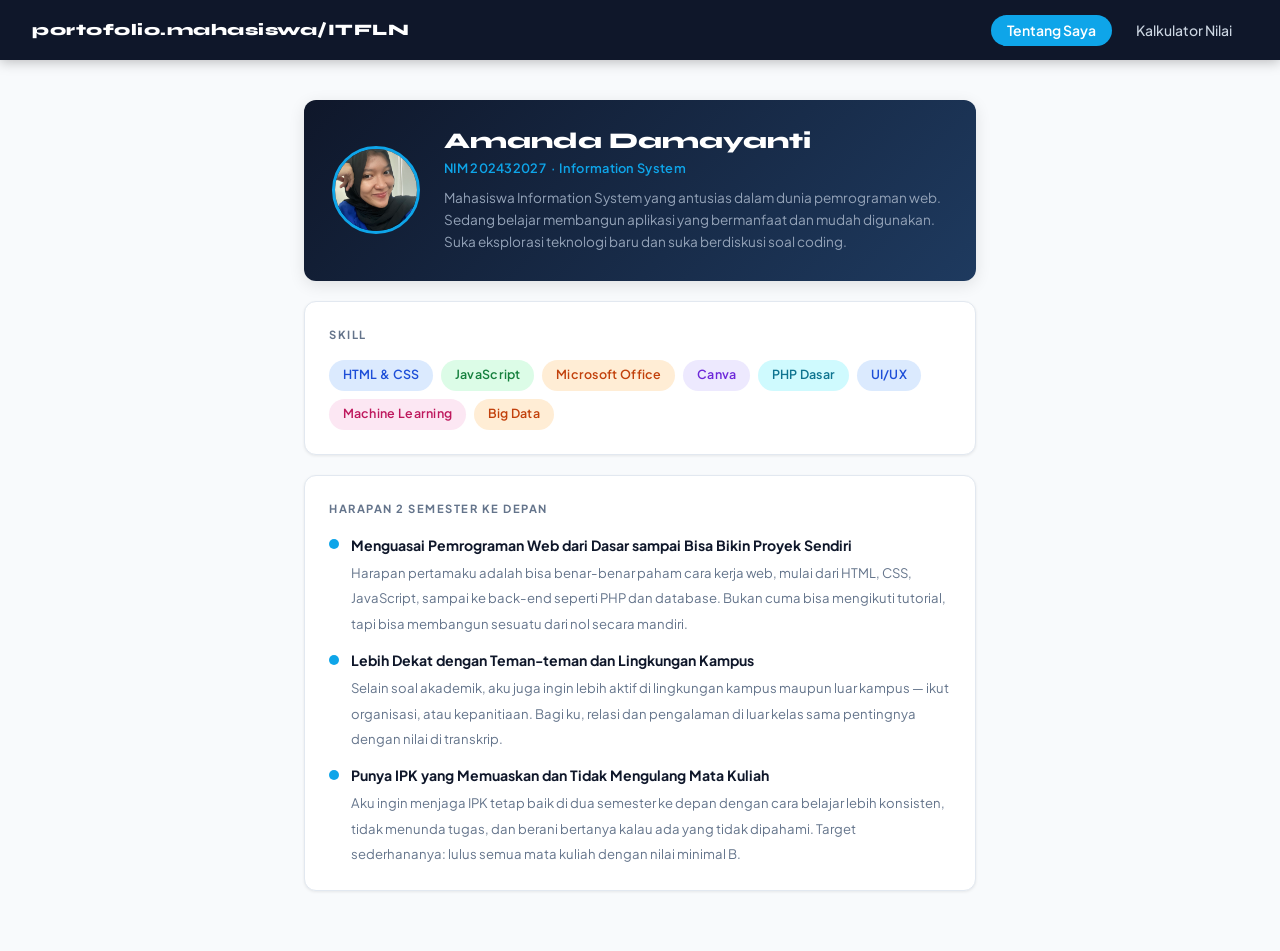
<file: index.html>
<!DOCTYPE html>
<html lang="id">
<head>
  <meta charset="UTF-8" />
  <meta name="viewport" content="width=device-width, initial-scale=1.0" />
  <title>Tentang Saya – Portofolio Mahasiswa</title>
  <link rel="stylesheet" href="style.css" />
  <link rel="stylesheet" href="tentang.css" />
</head>
<body>

  <!-- ═══ NAVIGASI BAR ═══ -->
  <nav>
    <a href="index.html" class="nav-brand">portofolio.mahasiswa/ITFLN</a>
    <ul class="nav-links">
      <li><a href="index.html" class="active">Tentang Saya</a></li>
      <li><a href="kalkulator.html">Kalkulator Nilai</a></li>
    </ul>
  </nav>

  <!-- ═══ KONTEN UTAMA ═══ -->
  <div class="container">

    <!-- HERO -->
    <div class="hero">
      <!--
        GANTI "foto.jpg" dengan nama file foto kamu yang ada di folder yang sama.
        Contoh: src="foto_profil.jpg"
      -->
      <img
        src="foto.jpg"
        alt="Foto Profil"
        class="hero-avatar"
        onerror="this.style.display='none'; document.getElementById('avatar-placeholder').style.display='flex';"
      />
      <!-- Placeholder muncul otomatis jika foto tidak ditemukan -->
      <div class="hero-avatar-placeholder" id="avatar-placeholder" style="display:none;">
        RA
      </div>

      <div class="hero-info">
        <h1>Amanda Damayanti</h1>
        <p class="hero-meta">NIM 202432027 &nbsp;·&nbsp; Information System</p>
        <p class="hero-bio">
          Mahasiswa Information System yang antusias dalam dunia pemrograman web.
          Sedang belajar membangun aplikasi yang bermanfaat dan mudah digunakan.
          Suka eksplorasi teknologi baru dan suka berdiskusi soal coding.
        </p>
      </div>
    </div>

    <!-- KARTU SKILL -->
    <div class="card">
      <p class="card-title">Skill</p>
      <div class="skill-tags">
        <span class="skill-tag tag-blue">HTML &amp; CSS</span>
        <span class="skill-tag tag-green">JavaScript</span>
        <span class="skill-tag tag-orange">Microsoft Office</span>
        <span class="skill-tag tag-purple">Canva</span>
        <span class="skill-tag tag-cyan">PHP Dasar</span>
        <span class="skill-tag tag-blue">UI/UX</span>
        <span class="skill-tag tag-pink">Machine Learning</span>
        <span class="skill-tag tag-orange">Big Data</span>
      </div>
    </div>

    <!-- KARTU HARAPAN 2 SEMESTER KE DEPAN -->
    <div class="card">
      <p class="card-title">Harapan 2 Semester ke Depan</p>
      <ul class="harapan-list">

        <li>
          <span class="harapan-dot"></span>
          <div class="harapan-text">
            <strong>Menguasai Pemrograman Web dari Dasar sampai Bisa Bikin Proyek Sendiri</strong>
            <span>
              Harapan pertamaku adalah bisa benar-benar paham cara kerja web, mulai dari HTML, CSS, JavaScript, sampai ke back-end seperti PHP dan database.
              Bukan cuma bisa mengikuti tutorial, tapi bisa membangun sesuatu dari nol secara mandiri.
            </span>
          </div>
        </li>

        <li>
          <span class="harapan-dot"></span>
          <div class="harapan-text">
            <strong>Lebih Dekat dengan Teman-teman dan Lingkungan Kampus</strong>
            <span>
              Selain soal akademik, aku juga ingin lebih aktif di lingkungan kampus maupun luar kampus — ikut organisasi, atau kepanitiaan.
              Bagi ku, relasi dan pengalaman di luar kelas sama pentingnya dengan nilai di transkrip.
            </span>
          </div>
        </li>

        <li>
          <span class="harapan-dot"></span>
          <div class="harapan-text">
            <strong>Punya IPK yang Memuaskan dan Tidak Mengulang Mata Kuliah</strong>
            <span>
              Aku ingin menjaga IPK tetap baik di dua semester ke depan dengan cara belajar lebih konsisten, tidak menunda tugas, dan berani bertanya kalau ada yang tidak dipahami.
              Target sederhananya: lulus semua mata kuliah dengan nilai minimal B.
            </span>
          </div>
        </li>

      </ul>
    </div>

  </div><!-- /container -->

</body>
</html>
</file>
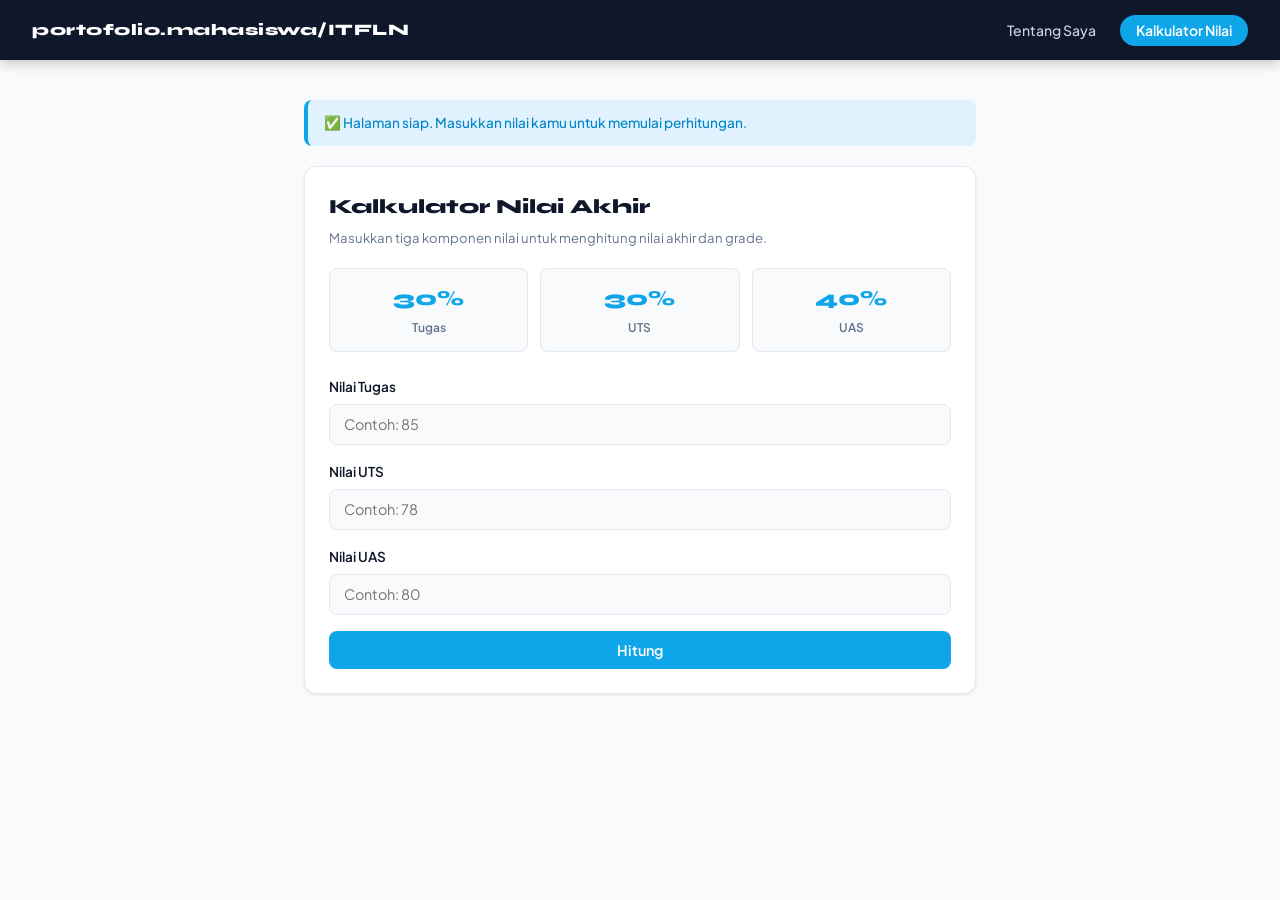
<file: kalkulator.html>
<!DOCTYPE html>
<html lang="id">
<head>
  <meta charset="UTF-8" />
  <meta name="viewport" content="width=device-width, initial-scale=1.0" />
  <title>Kalkulator Nilai – Portofolio Mahasiswa</title>
  <link rel="stylesheet" href="style.css" />
  <link rel="stylesheet" href="kalkulator.css" />
</head>
<body>

  <!-- ═══ NAVIGASI BAR ═══ -->
  <nav>
    <a href="index.html" class="nav-brand">portofolio.mahasiswa/ITFLN</a>
    <ul class="nav-links">
      <li><a href="index.html">Tentang Saya</a></li>
      <li><a href="kalkulator.html" class="active">Kalkulator Nilai</a></li>
    </ul>
  </nav>

  <!-- ═══ KONTEN UTAMA ═══ -->
  <div class="container">

    <!-- Pesan Sambutan (diisi oleh window.onload di kalkulator.js) -->
    <div class="welcome-banner" id="welcome-banner"></div>

    <!-- CARD KALKULATOR -->
    <div class="card">

      <div class="calc-header">
        <h2>Kalkulator Nilai Akhir</h2>
        <p>Masukkan tiga komponen nilai untuk menghitung nilai akhir dan grade.</p>
      </div>

      <!-- Bobot Penilaian -->
      <div class="bobot-row">
        <div class="bobot-item">
          <span class="bobot-persen">30%</span>
          <span class="bobot-nama">Tugas</span>
        </div>
        <div class="bobot-item">
          <span class="bobot-persen">30%</span>
          <span class="bobot-nama">UTS</span>
        </div>
        <div class="bobot-item">
          <span class="bobot-persen">40%</span>
          <span class="bobot-nama">UAS</span>
        </div>
      </div>

      <!-- INPUT NILAI -->
      <div class="form-group">
        <label for="input-tugas">Nilai Tugas</label>
        <input type="number" id="input-tugas" placeholder="Contoh: 85" min="0" max="100" />
      </div>

      <div class="form-group">
        <label for="input-uts">Nilai UTS</label>
        <input type="number" id="input-uts" placeholder="Contoh: 78" min="0" max="100" />
      </div>

      <div class="form-group">
        <label for="input-uas">Nilai UAS</label>
        <input type="number" id="input-uas" placeholder="Contoh: 80" min="0" max="100" />
      </div>

      <!-- PESAN ERROR (tersembunyi secara default) -->
      <div class="error-message" id="error-message"></div>

      <!-- TOMBOL HITUNG -->
      <button class="btn btn-primary" id="btn-hitung">Hitung</button>

      <!-- HASIL (tersembunyi sebelum tombol ditekan) -->
      <div class="hasil-section" id="hasil-section">
        <p class="hasil-label">Nilai Akhir</p>
        <p class="hasil-nilai-angka" id="hasil-nilai">0</p>
        <div class="grade-badge grade-A" id="hasil-grade">A</div>
        <p class="grade-keterangan" id="hasil-keterangan"></p>
      </div>

    </div><!-- /card -->

  </div><!-- /container -->

  <!-- JavaScript diload di akhir body -->
  <script src="kalkulator.js"></script>

</body>
</html>
</file>
<file: style.css>
/* ============================================
   style.css — Global Styles
   Nama: Amanda Damayanti | NIM: 202432027
   ============================================ */

@import url('https://fonts.googleapis.com/css2?family=Plus+Jakarta+Sans:wght@400;500;600;700&family=Syne:wght@700;800&display=swap');

/* CSS Custom Properties (Palet Warna Global) */
:root {
  --primary: #0ea5e9;
  --primary-dark: #0284c7;
  --primary-light: #e0f2fe;
  --accent: #f59e0b;
  --bg: #f8fafc;
  --bg-card: #ffffff;
  --text: #0f172a;
  --text-muted: #64748b;
  --border: #e2e8f0;
  --nav-bg: #0f172a;
  --nav-text: #cbd5e1;
  --nav-active: #0ea5e9;
  --shadow-sm: 0 1px 3px rgba(0,0,0,0.08);
  --shadow-md: 0 4px 16px rgba(0,0,0,0.10);
  --radius: 12px;
  --radius-sm: 8px;
  --transition: 0.25s ease;
}

* {
  margin: 0;
  padding: 0;
  box-sizing: border-box;
}

body {
  font-family: 'Plus Jakarta Sans', sans-serif;
  background: var(--bg);
  color: var(--text);
  line-height: 1.6;
  min-height: 100vh;
}

/* ── NAVIGASI BAR ── */
nav {
  position: sticky;
  top: 0;
  z-index: 100;
  background: var(--nav-bg);
  padding: 0 2rem;
  display: flex;
  align-items: center;
  justify-content: space-between;
  height: 60px;
  box-shadow: 0 2px 12px rgba(0,0,0,0.25);
}

.nav-brand {
  font-family: 'Syne', sans-serif;
  font-size: 1rem;
  font-weight: 800;
  color: #ffffff;
  text-decoration: none;
  letter-spacing: 0.5px;
}

.nav-links {
  display: flex;
  gap: 0.5rem;
  list-style: none;
}

.nav-links a {
  color: var(--nav-text);
  text-decoration: none;
  font-size: 0.875rem;
  font-weight: 500;
  padding: 0.4rem 1rem;
  border-radius: 20px;
  transition: background var(--transition), color var(--transition);
}

.nav-links a:hover {
  background: rgba(255,255,255,0.08);
  color: #ffffff;
}

/* Tautan aktif — berbeda secara visual */
.nav-links a.active {
  background: var(--primary);
  color: #ffffff;
  font-weight: 600;
}

/* ── CONTAINER ── */
.container {
  max-width: 720px;
  margin: 0 auto;
  padding: 2.5rem 1.5rem;
}

/* ── CARD ── */
.card {
  background: var(--bg-card);
  border: 1px solid var(--border);
  border-radius: var(--radius);
  padding: 1.5rem;
  box-shadow: var(--shadow-sm);
  margin-bottom: 1.25rem;
}

.card-title {
  font-size: 0.7rem;
  font-weight: 700;
  letter-spacing: 1.5px;
  text-transform: uppercase;
  color: var(--text-muted);
  margin-bottom: 1rem;
}

/* ── TOMBOL ── */
.btn {
  display: inline-flex;
  align-items: center;
  justify-content: center;
  padding: 0.65rem 1.75rem;
  border: none;
  border-radius: 8px;
  font-family: 'Plus Jakarta Sans', sans-serif;
  font-size: 0.9rem;
  font-weight: 600;
  cursor: pointer;
  transition: background var(--transition), transform var(--transition), box-shadow var(--transition);
}

.btn-primary {
  background: var(--primary);
  color: #fff;
  width: 100%;
}

.btn-primary:hover {
  background: var(--primary-dark);
  transform: translateY(-1px);
  box-shadow: 0 4px 14px rgba(14,165,233,0.35);
}

.btn-primary:active {
  transform: translateY(0);
}

/* ── INPUT ── */
.form-group {
  margin-bottom: 1rem;
}

.form-group label {
  display: block;
  font-size: 0.85rem;
  font-weight: 600;
  color: var(--text);
  margin-bottom: 0.4rem;
}

.form-group input {
  width: 100%;
  padding: 0.65rem 0.9rem;
  border: 1.5px solid var(--border);
  border-radius: var(--radius-sm);
  font-family: 'Plus Jakarta Sans', sans-serif;
  font-size: 0.9rem;
  background: var(--bg);
  color: var(--text);
  transition: border-color var(--transition), box-shadow var(--transition);
  outline: none;
}

.form-group input:focus {
  border-color: var(--primary);
  box-shadow: 0 0 0 3px rgba(14,165,233,0.15);
}

/* ── MEDIA QUERY — layar kecil ≤ 500px ── */
@media (max-width: 500px) {
  nav {
    padding: 0 1rem;
  }
  .nav-brand {
    font-size: 0.85rem;
  }
  .nav-links a {
    padding: 0.35rem 0.65rem;
    font-size: 0.8rem;
  }
  .container {
    padding: 1.5rem 1rem;
  }
  .card {
    padding: 1.1rem;
  }
}
</file>
<file: tentang.css>
/* ============================================
   tentang.css — Elemen Spesifik Halaman Tentang Saya
   Nama:Amanda Damayanti | NIM: 202432027
   ============================================ */

/* ── HERO SECTION ── */
.hero {
  display: flex;
  align-items: center;
  gap: 1.5rem;
  padding: 1.75rem;
  background: linear-gradient(135deg, #0f172a 0%, #1e3a5f 100%);
  border-radius: var(--radius);
  color: #fff;
  margin-bottom: 1.25rem;
  box-shadow: var(--shadow-md);
}

.hero-avatar {
  width: 88px;
  height: 88px;
  border-radius: 50%;
  object-fit: cover;
  border: 3px solid var(--primary);
  flex-shrink: 0;
  background: var(--primary-light);
}

/* Fallback jika foto belum ada */
.hero-avatar-placeholder {
  width: 88px;
  height: 88px;
  border-radius: 50%;
  background: var(--primary);
  display: flex;
  align-items: center;
  justify-content: center;
  font-family: 'Syne', sans-serif;
  font-size: 1.6rem;
  font-weight: 800;
  color: #fff;
  flex-shrink: 0;
  border: 3px solid rgba(255,255,255,0.2);
}

.hero-info h1 {
  font-family: 'Syne', sans-serif;
  font-size: 1.4rem;
  font-weight: 800;
  margin-bottom: 0.2rem;
  line-height: 1.2;
}

.hero-meta {
  font-size: 0.8rem;
  color: var(--primary);
  font-weight: 600;
  margin-bottom: 0.55rem;
  letter-spacing: 0.3px;
}

.hero-bio {
  font-size: 0.85rem;
  color: #94a3b8;
  line-height: 1.6;
}

/* ── SKILL TAGS ── */
.skill-tags {
  display: flex;
  flex-wrap: wrap;
  gap: 0.5rem;
}

.skill-tag {
  padding: 0.35rem 0.85rem;
  border-radius: 20px;
  font-size: 0.78rem;
  font-weight: 600;
  letter-spacing: 0.3px;
}

.tag-blue   { background: #dbeafe; color: #1d4ed8; }
.tag-green  { background: #dcfce7; color: #15803d; }
.tag-orange { background: #ffedd5; color: #c2410c; }
.tag-purple { background: #ede9fe; color: #6d28d9; }
.tag-pink   { background: #fce7f3; color: #be185d; }
.tag-cyan   { background: #cffafe; color: #0e7490; }

/* ── HARAPAN LIST ── */
.harapan-list {
  list-style: none;
  display: flex;
  flex-direction: column;
  gap: 0.85rem;
}

.harapan-list li {
  display: flex;
  align-items: flex-start;
  gap: 0.75rem;
}

.harapan-dot {
  width: 10px;
  height: 10px;
  background: var(--primary);
  border-radius: 50%;
  flex-shrink: 0;
  margin-top: 0.35rem;
}

.harapan-text strong {
  display: block;
  font-size: 0.88rem;
  font-weight: 700;
  color: var(--text);
  margin-bottom: 0.15rem;
}

.harapan-text span {
  font-size: 0.82rem;
  color: var(--text-muted);
  line-height: 1.5;
}

/* ── RESPONSIVE ── */
@media (max-width: 500px) {
  .hero {
    flex-direction: column;
    text-align: center;
    gap: 1rem;
  }
  .hero-info h1 {
    font-size: 1.2rem;
  }
}
</file>
<file: kalkulator.css>
/* ============================================
   kalkulator.css — Elemen Spesifik Halaman Kalkulator
   Nama: Amanda Damayanti | NIM: 202432027
   ============================================ */

/* ── PESAN SAMBUTAN ── */
.welcome-banner {
  background: var(--primary-light);
  border-left: 4px solid var(--primary);
  border-radius: var(--radius-sm);
  padding: 0.75rem 1rem;
  font-size: 0.85rem;
  font-weight: 500;
  color: var(--primary-dark);
  margin-bottom: 1.25rem;
  display: flex;
  align-items: center;
  gap: 0.5rem;
}

/* ── JUDUL KALKULATOR ── */
.calc-header {
  margin-bottom: 1.25rem;
}

.calc-header h2 {
  font-family: 'Syne', sans-serif;
  font-size: 1.25rem;
  font-weight: 800;
  color: var(--text);
  margin-bottom: 0.25rem;
}

.calc-header p {
  font-size: 0.82rem;
  color: var(--text-muted);
}

/* ── BOBOT PENILAIAN ── */
.bobot-row {
  display: flex;
  gap: 0.75rem;
  margin-bottom: 1.5rem;
}

.bobot-item {
  flex: 1;
  text-align: center;
  background: var(--bg);
  border: 1.5px solid var(--border);
  border-radius: var(--radius-sm);
  padding: 0.85rem 0.5rem;
}

.bobot-persen {
  font-family: 'Syne', sans-serif;
  font-size: 1.3rem;
  font-weight: 800;
  color: var(--primary);
  display: block;
}

.bobot-nama {
  font-size: 0.75rem;
  font-weight: 600;
  color: var(--text-muted);
  display: block;
  margin-top: 0.15rem;
}

/* ── PESAN ERROR ── */
.error-message {
  display: none;
  background: #fef2f2;
  border: 1.5px solid #fca5a5;
  color: #dc2626;
  border-radius: var(--radius-sm);
  padding: 0.65rem 1rem;
  font-size: 0.82rem;
  font-weight: 500;
  margin-bottom: 1rem;
}

.error-message.show {
  display: flex;
  align-items: center;
  gap: 0.4rem;
}

/* ── HASIL NILAI ── */
.hasil-section {
  display: none;
  margin-top: 1.25rem;
  text-align: center;
  animation: fadeIn 0.35s ease;
}

.hasil-section.show {
  display: block;
}

@keyframes fadeIn {
  from { opacity: 0; transform: translateY(8px); }
  to   { opacity: 1; transform: translateY(0); }
}

.hasil-nilai-angka {
  font-family: 'Syne', sans-serif;
  font-size: 3rem;
  font-weight: 800;
  color: var(--text);
  line-height: 1;
  margin-bottom: 0.5rem;
}

.hasil-label {
  font-size: 0.78rem;
  font-weight: 600;
  color: var(--text-muted);
  text-transform: uppercase;
  letter-spacing: 1px;
  margin-bottom: 0.75rem;
}

/* Grade badge dengan warna berbeda per grade */
.grade-badge {
  display: inline-block;
  width: 64px;
  height: 64px;
  border-radius: 50%;
  font-family: 'Syne', sans-serif;
  font-size: 1.8rem;
  font-weight: 800;
  line-height: 64px;
  text-align: center;
  margin: 0 auto;
}

.grade-A { background: #dcfce7; color: #16a34a; }
.grade-B { background: #dbeafe; color: #1d4ed8; }
.grade-C { background: #fef9c3; color: #ca8a04; }
.grade-D { background: #ffedd5; color: #ea580c; }
.grade-E { background: #fee2e2; color: #dc2626; }

.grade-keterangan {
  font-size: 0.82rem;
  color: var(--text-muted);
  margin-top: 0.6rem;
}

/* ── RESPONSIVE ── */
@media (max-width: 500px) {
  .bobot-row {
    gap: 0.5rem;
  }
  .bobot-persen {
    font-size: 1.1rem;
  }
}
</file>
